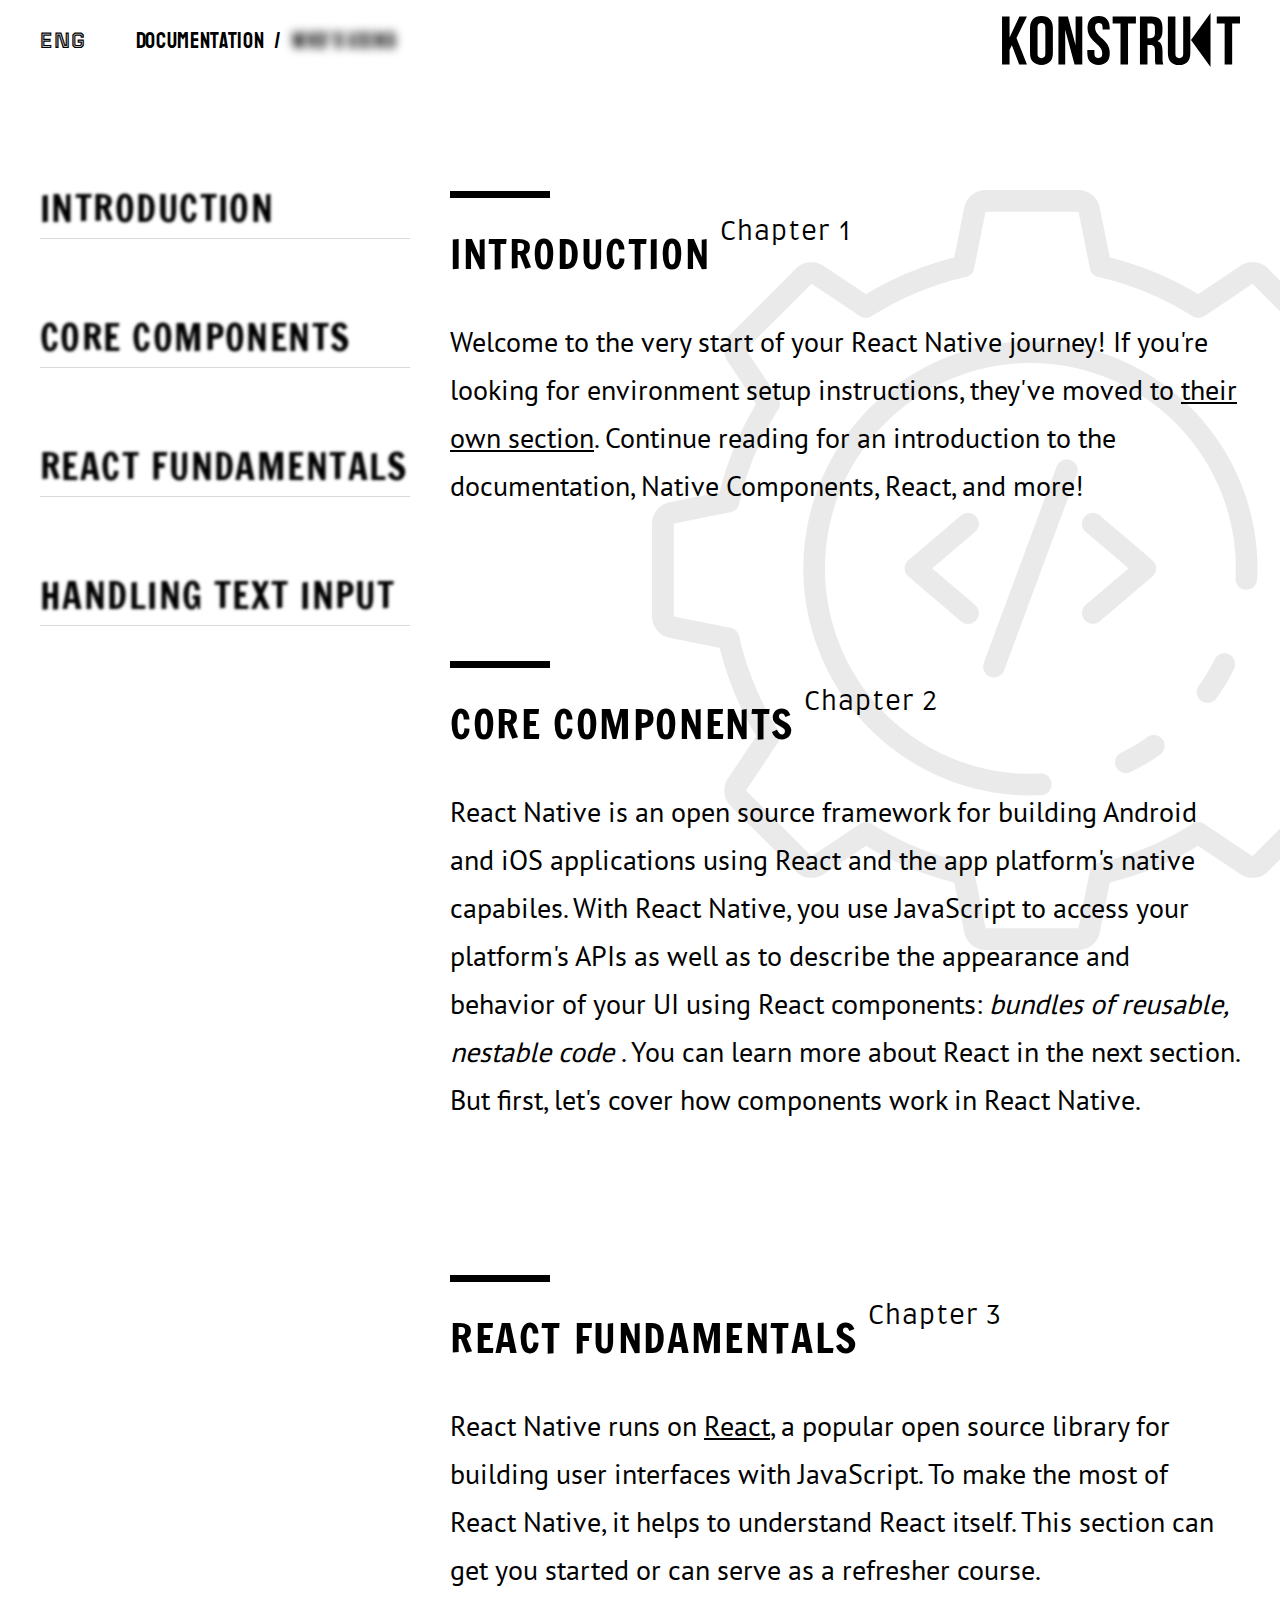
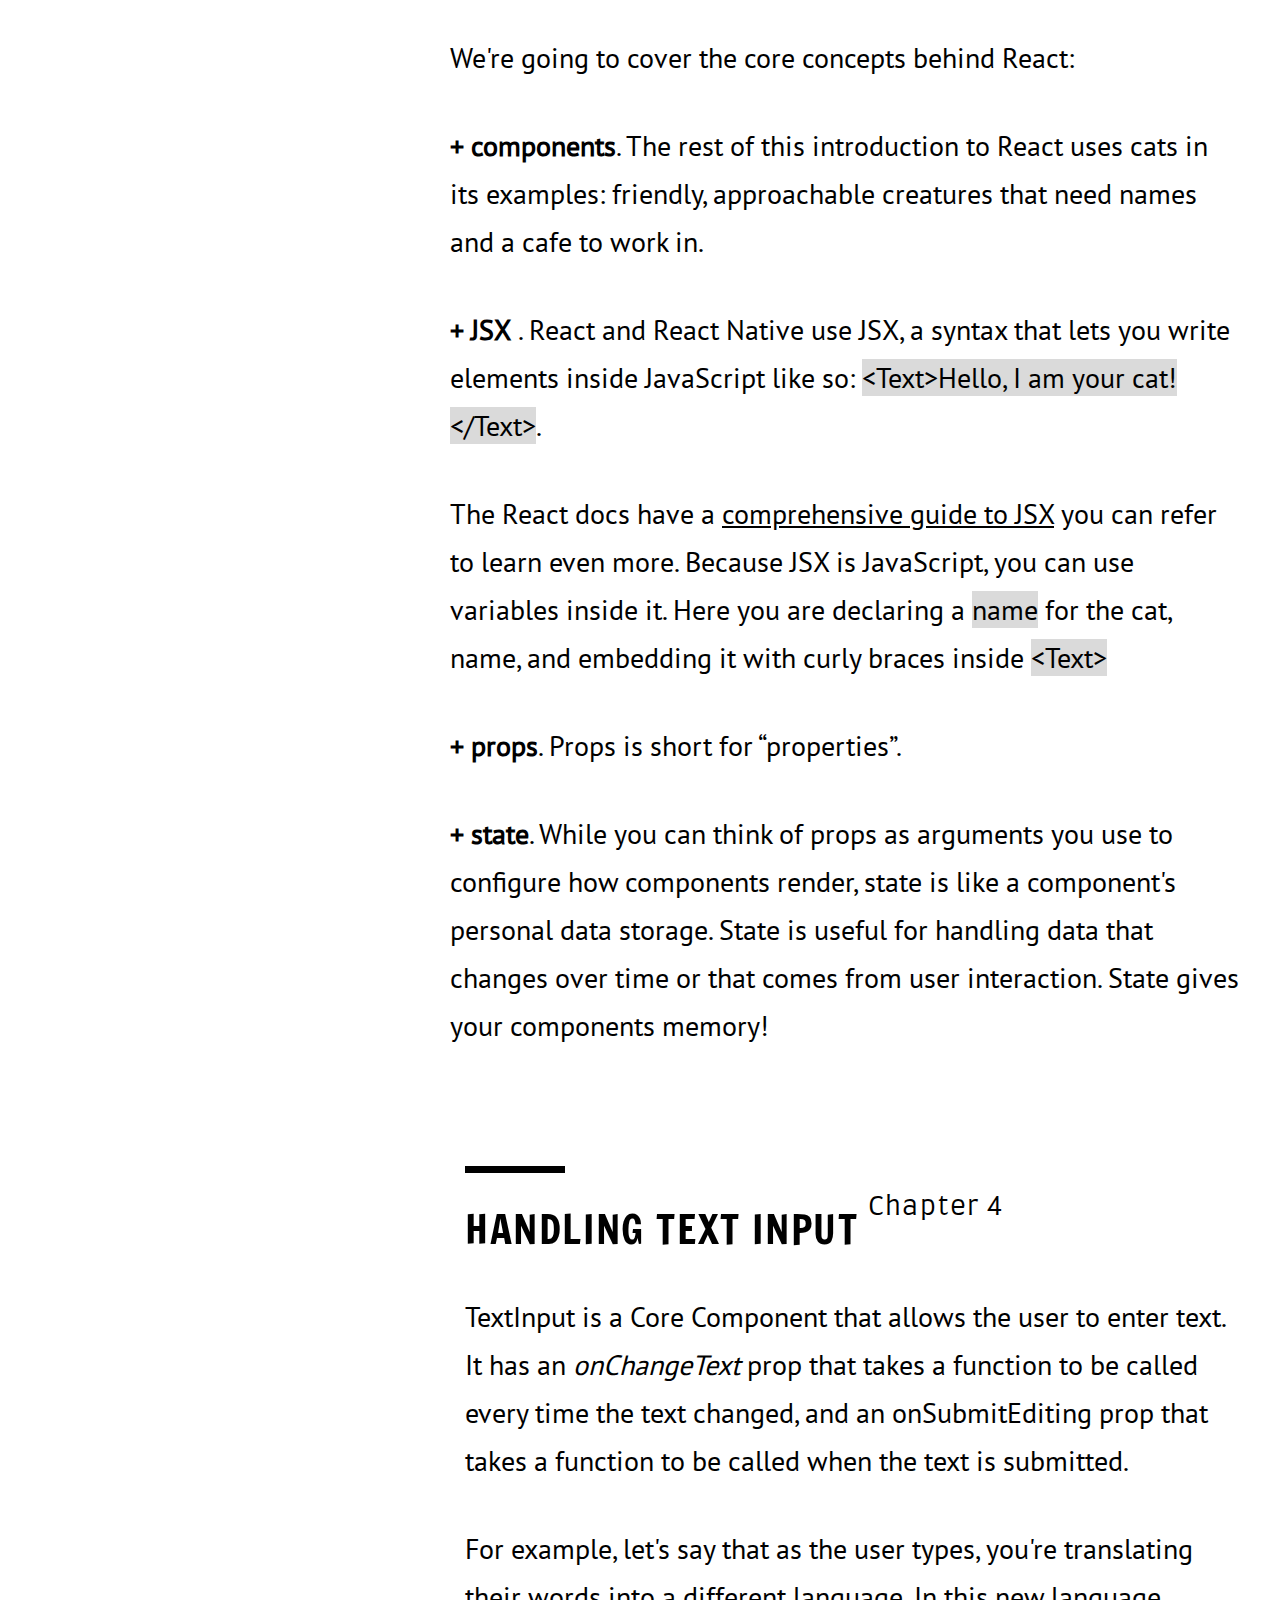
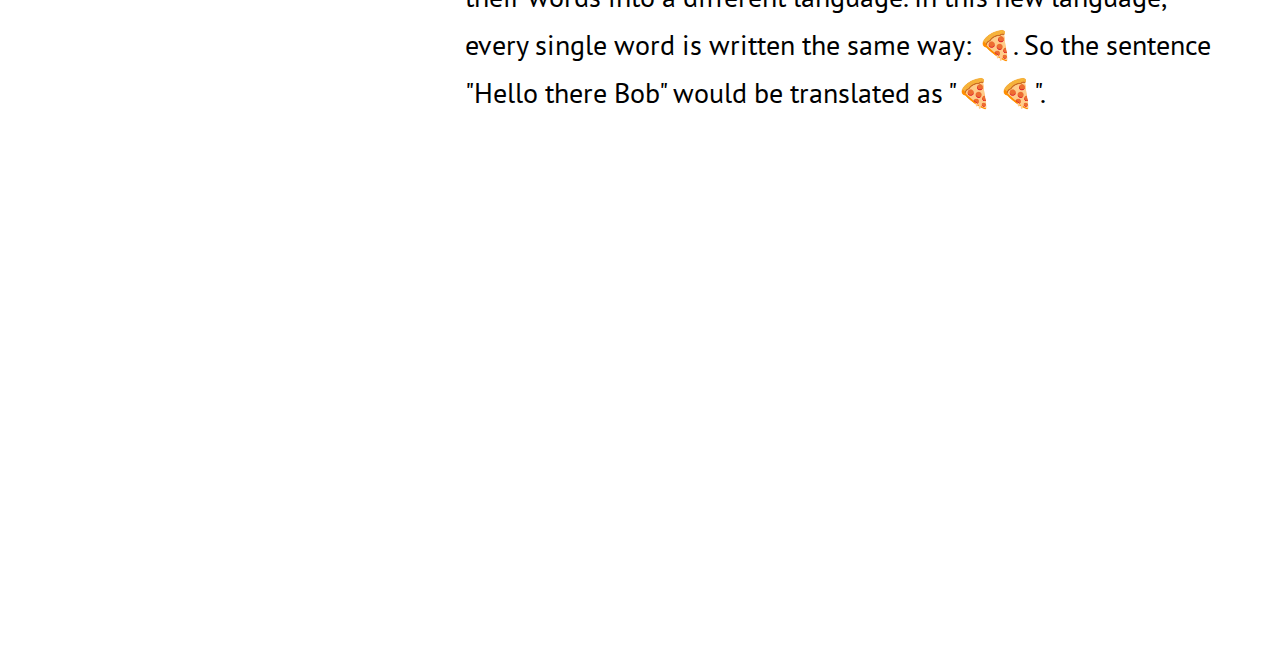
<file: index.html>
<!DOCTYPE html>
<html lang="en">

<head>
    <meta charset="UTF-8">
    <meta http-equiv="X-UA-Compatible" content="IE=edge">
    <meta name="viewport" content="width=device-width, initial-scale=1.0">
    <link rel="stylesheet" href="./styles/reset.css">
    <link rel="stylesheet" href="./styles/fonts.css">
    <link rel="stylesheet" href="./styles/style.css">
    <link rel="stylesheet" href="./styles/main.css">
    <title>KONSTRUKT</title>
</head>

<body>
    <header class="main-header">
        <div class="container nav-flex">
            <nav class="main-nav">
                <ul class="nav-list">
                    <li class="nav-list-item">
                        <a href="" class="nav-list-link-lang">ENG</a>
                    </li>
                    <li class="nav-list-item">
                        <a href="index.html" class="nav-list-link active">Documentation</a>
                    </li>
                    <li class="nav-list-item">
                        /
                    </li>
                    <li class="nav-list-item">
                        <a href="./pages/whoUsing.html" class="nav-list-link">Who's using</a>
                    </li>
                </ul>
            </nav>
            <a href="" class="logo-link">
                <svg class="logo-link-icon" width="238" height="54">
                    <use href="./images/logo.svg#icon-logo"></use>
                </svg>
            </a>
        </div>
    </header>


    <main>
        <div class="container grid-box">
            <aside class="main-aside">
                <ul class="aside-list">
                    <li class="aside-list-item">
                        <a href="#intro-section" class="aside-link">
                            Introduction
                        </a>
                    </li>
                    <li class="aside-list-item">
                        <a href="#components-section" class="aside-link">
                            Core components
                        </a>
                    </li>
                    <li class="aside-list-item">
                        <a href="#react-section" class="aside-link">
                            React fundamentals
                        </a>
                    </li>
                    <li class="aside-list-item">
                        <a href="#input-section" class="aside-link">
                            Handling text input
                        </a>
                    </li>
                </ul>
            </aside>
            <div class="section-box">
                <section id="intro-section">
                    <div class="section-container">
                        <div class="title-box">
                            <h2 class="title">Introduction</h2>
                            <p class="sup-title">Chapter 1</p>
                        </div>
                        <p class="section-text">
                            Welcome to the very start of your React Native journey! If you're
                            looking for environment setup instructions, they've moved to
                            <span class="underlined-text">their own section</span>.
                            Continue reading for an introduction to the
                            documentation, Native Components, React, and more!
                        </p>
                    </div>
                </section>
                <section id="components-section">
                    <div class="section-container">
                        <div class="title-box">
                            <h2 class="title">Core components</h2>
                            <p class="sup-title">Chapter 2</p>
                        </div>
                        <p class="section-text">
                            React Native is an open source framework for building Android and iOS applications using
                            React and the app platform's native capabiles. With React Native, you use JavaScript to
                            access your platform's APIs as well as to describe the appearance and behavior of your UI
                            using React components:
                            <span class="italic-text">bundles of reusable, nestable code</span> . You can learn more
                            about React in the next section. But first, let's cover how components work in React Native.
                        </p>
                    </div>
                </section>
                <section id="react-section">
                    <div class="section-container">
                        <div class="title-box">
                            <h2 class="title">React fundamentals</h2>
                            <p class="sup-title">Chapter 3</p>
                        </div>
                        <p class="section-text">
                            React Native runs on <span class="underlined-text">React</span>, a popular open source
                            library for building user interfaces with
                            JavaScript. To make the most of React Native, it helps to understand React itself. This
                            section can get you started or can serve as a refresher course.
                        </p>
                        <p class="section-text">
                            We're going to cover the core concepts behind React:
                        </p>
                        <p class="section-text">
                            <span class="bold-text">+ components</span>. The rest of this introduction to React uses
                            cats in its examples: friendly,
                            approachable creatures that need names and a cafe to work in.
                        </p>
                        <p class="section-text">
                            <span class="bold-text">+ JSX</span> .
                            React and React Native use JSX, a syntax that lets you write
                            elements inside JavaScript like so:
                            <span class="font-text"> &lt;Text&gt;Hello, I am your
                                cat!&lt;/Text&gt;</span>.
                        </p>
                        <p class="section-text">
                            The React docs have a <span class="underlined-text">comprehensive guide to JSX</span>
                            you can refer to learn even more. Because JSX is
                            JavaScript, you can use variables inside it. Here you are declaring a
                            <span class="font-text"> name</span> for the cat, name, and
                            embedding it with curly braces inside
                            <span class="font-text"> &lt;Text&gt;</span>
                        </p>
                        <p class="section-text">
                            <span class="bold-text">+ props</span>. Props is short for “properties”.
                        </p>
                        <p class="section-text">
                            <span class="bold-text">+ state</span>. While you can think of props as arguments you use to
                            configure how components render, state
                            is like a component's personal data storage. State is useful for handling data that changes
                            over time or that comes from user interaction. State gives your components memory!
                        </p>
                    </div>
                </section>
                <section id="input-section">
                    <div class="container">
                        <div class="title-box">
                            <h2 class="title">Handling text input</h2>
                            <p class="sup-title">Chapter 4</p>
                        </div>
                        <p class="section-text">
                            TextInput is a Core Component that allows the user to enter text. It has an
                            <span class="italic-text"> onChangeText </span> prop that
                            takes a function to be called every time the text changed,
                            and an onSubmitEditing prop that takes a function to be
                            called when the text is submitted.
                        </p>
                        <p class="section-text">
                            For example, let's say that as the user types, you're translating their words into a
                            different language. In this new language, every single word is written the same way: 🍕. So
                            the sentence "Hello there Bob" would be translated as "🍕 🍕".
                        </p>
                    </div>
                </section>
            </div>
        </div>
    </main>

</body>

</html>
</file>
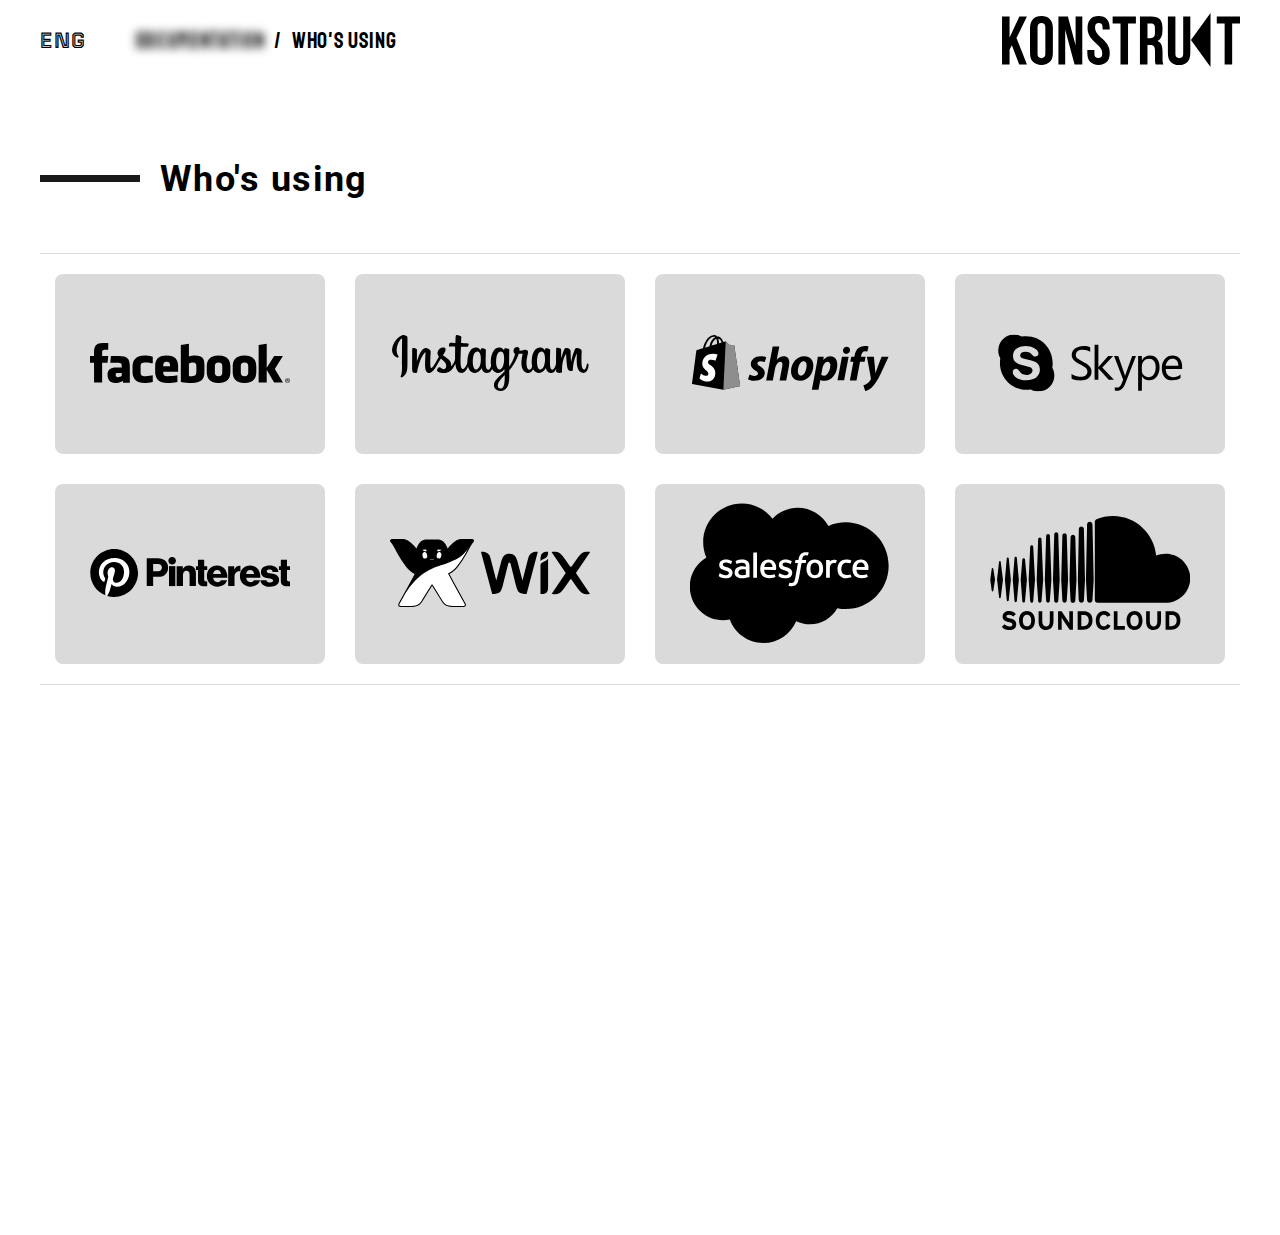
<file: pages/whoUsing.html>
<!DOCTYPE html>
<html lang="en">

<head>
    <meta charset="UTF-8">
    <meta http-equiv="X-UA-Compatible" content="IE=edge">
    <meta name="viewport" content="width=device-width, initial-scale=1.0">
    <link rel="stylesheet" href="../styles/reset.css">

    <link rel="stylesheet" href="../styles/fonts.css">

    <link rel="preconnect" href="https://fonts.googleapis.com">
    <link rel="preconnect" href="https://fonts.gstatic.com" crossorigin>
    <link href="https://fonts.googleapis.com/css2?family=Roboto:wght@500;700&display=swap" rel="stylesheet">

    <link rel="stylesheet" href="../styles/style.css">
    <link rel="stylesheet" href="../styles/whoUsing.css">
    <title>Who's using</title>

</head>

<body>
    <header class="main-header">
        <div class="container nav-flex">
            <nav class="main-nav">
                <ul class="nav-list">
                    <li class="nav-list-item">
                        <a href="" class="nav-list-link-lang">ENG</a>
                    </li>
                    <li class="nav-list-item">
                        <a href="../index.html" class="nav-list-link">Documentation</a>
                    </li>
                    <li class="nav-list-item">
                        /
                    </li>
                    <li class="nav-list-item activ">
                        <a href="./whoUsing.html" class="nav-list-link active">Who's using</a>
                    </li>
                </ul>
            </nav>
            <a href="" class="logo-link">
                <svg class="logo-link-icon" width="238" height="54">
                    <use href="../images/logo.svg#icon-logo"></use>
                </svg>
            </a>
        </div>
    </header>
    <main>
        <section>
            <div class="container">
                <h1 class="using-title">Who's using</h1>
                <div class="box-card">
                    <ul class="card-list">
                        <li class="card-list-item">
                            <div class="card">
                                <div class="card-front">
                                    <a href="" class="card-item">
                                        <svg class="card-item-icon" width="200" height="40">
                                            <use href="../images/sprite.svg#icon-facebook-logo-black"></use>
                                        </svg>
                                    </a>
                                </div>
                                <div class="card-back">
                                    <a href="" class="card-item">
                                        <svg class="card-item-icon" width="200" height="40">
                                            <use href="../images/sprite.svg#icon-facebook-logo-white"></use>
                                        </svg>
                                    </a>
                                </div>
                            </div>
                        </li>
                        <li class="card-list-item">
                            <div class="card">
                                <div class="card-front">
                                    <a href="" class="card-item">
                                        <svg class="card-item-icon" width="200" height="57">
                                            <use href="../images/sprite.svg#icon-instagram-logo-black"></use>
                                        </svg>
                                    </a>
                                </div>
                                <div class="card-back">
                                    <a href="" class="card-item">
                                        <svg class="card-item-icon" width="200" height="57">
                                            <use href="../images/sprite.svg#icon-instagram-logo-white"></use>
                                        </svg>
                                    </a>
                                </div>
                            </div>
                        </li>
                        <li class="card-list-item">
                            <div class="card">
                                <div class="card-front">
                                    <a href="" class="card-item">
                                        <svg class="card-item-icon" width="200" height="57">
                                            <use href="../images/sprite.svg#icon-shopify-logo-black"></use>
                                        </svg>
                                    </a>
                                </div>
                                <div class="card-back">
                                    <a href="" class="card-item">
                                        <svg class="card-item-icon" width="200" height="57">
                                            <use href="../images/sprite.svg#icon-shopify-logo-white"></use>
                                        </svg>
                                    </a>
                                </div>
                            </div>
                        </li>
                        <li class="card-list-item">
                            <div class="card">
                                <div class="card-front">
                                    <a href="" class="card-item">
                                        <svg class="card-item-icon" width="200" height="57">
                                            <use href="../images/sprite.svg#icon-skype-logo-black"></use>
                                        </svg>
                                    </a>
                                </div>
                                <div class="card-back">
                                    <a href="" class="card-item">
                                        <svg class="card-item-icon" width="200" height="57">
                                            <use href="../images/sprite.svg#icon-skype-logo-white"></use>
                                        </svg>
                                    </a>
                                </div>
                            </div>
                        </li>
                        <li class="card-list-item">
                            <div class="card">
                                <div class="card-front">
                                    <a href="" class="card-item">
                                        <svg class="card-item-icon" width="200" height="48">
                                            <use href="../images/sprite.svg#icon-pinterest-logo-black"></use>
                                        </svg>
                                    </a>
                                </div>
                                <div class="card-back">
                                    <a href="" class="card-item">
                                        <svg class="card-item-icon" width="200" height="48">
                                            <use href="../images/sprite.svg#icon-pinterest-logo-white"></use>
                                        </svg>
                                    </a>
                                </div>
                            </div>
                        </li>
                        <li class="card-list-item">
                            <div class="card">
                                <div class="card-front">
                                    <a href="" class="card-item">
                                        <svg class="card-item-icon" width="200" height="68">
                                            <use href="../images/sprite.svg#icon-wixcom-logo-black"></use>
                                        </svg>
                                    </a>
                                </div>
                                <div class="card-back">
                                    <a href="" class="card-item">
                                        <svg class="card-item-icon" width="200" height="68">
                                            <use href="../images/sprite.svg#icon-wixcom-logo-white"></use>
                                        </svg>
                                    </a>
                                </div>
                            </div>
                        </li>
                        <li class="card-list-item">
                            <div class="card">
                                <div class="card-front">
                                    <a href="" class="card-item">
                                        <svg class="card-item-icon" width="200" height="140">
                                            <use href="../images/sprite.svg#icon-saleforse-logo-black"></use>
                                        </svg>
                                    </a>
                                </div>
                                <div class="card-back">
                                    <a href="" class="card-item">
                                        <svg class="card-item-icon" width="200" height="140">
                                            <use href="../images/sprite.svg#icon-saleforse-logo-white"></use>
                                        </svg>
                                    </a>
                                </div>
                            </div>
                        </li>
                        <li class="card-list-item">
                            <div class="card">
                                <div class="card-front">
                                    <a href="" class="card-item">
                                        <svg class="card-item-icon" width="200" height="114">
                                            <use href="../images/sprite.svg#icon-soundcloud-logo-black"></use>
                                        </svg>
                                    </a>
                                </div>
                                <div class="card-back">
                                    <a href="" class="card-item">
                                        <svg class="card-item-icon" width="200" height="114">
                                            <use href="../images/sprite.svg#icon-soundcloud-logo-white"></use>
                                        </svg>
                                    </a>
                                </div>
                            </div>
                        </li>
                    </ul>
                </div>
            </div>
        </section>
    </main>
</body>

</html>
</file>
<file: styles/fonts.css>
@font-face {
  font-family: 'TourneySemiBold';
  src: url('../fonts/Tourney-SemiBold.woff2') format('woff2'),
    url('../fonts/Tourney-SemiBold.woff') format('woff');
  font-weight: 600;
  font-style: normal;
  font-display: swap;
}

@font-face {
  font-family: 'Staatliches400';
  src: url('../fonts/Staatliches-Regular.woff2') format('woff2'),
    url('../fonts/Staatliches-Regular.woff') format('woff');
  font-weight: normal;
  font-style: normal;
  font-display: swap;
}

@font-face {
  font-family: 'Francois One400';
  src: url('../fonts/FrancoisOne-Regular.woff2') format('woff2'),
    url('../fonts/FrancoisOne-Regular.woff') format('woff');
  font-weight: normal;
  font-style: normal;
  font-display: swap;
}

@font-face {
  font-family: 'Farro300';
  src: url('../fonts/Farro-Light.woff2') format('woff2'),
    url('../fonts/Farro-Light.woff') format('woff');
  font-weight: 300;
  font-style: normal;
  font-display: swap;
}

@font-face {
  font-family: 'PT Sans400';
  src: url('../fonts/PTSans-Regular.woff2') format('woff2'),
    url('../fonts/PTSans-Regular.woff') format('woff');
  font-weight: normal;
  font-style: normal;
  font-display: swap;
}

@font-face {
  font-family: 'PT Sans700';
  src: url('../fonts/PTSans-Bold.woff2') format('woff2'),
    url('../fonts/PTSans-Bold.woff') format('woff');
  font-weight: 700;
  font-style: normal;
  font-display: swap;
}
</file>
<file: styles/style.css>
:root {
    --main-font-family: 'PT Sans400', sans-serif;
    --accent-main-font-family: 'PT Sans700', sans-serif;

    --accent-nav-font-family: 'TourneySemiBold', cursive;
    --nav-font-family: 'Staatliches400', cursive;

    --title-font-family: 'Francois One400', sans-serif;
    --title-sup-font-family: 'Farro300', sans-serif;

    --main-background-color: #fff;
    --accent-background-color: #DADADA;
}
* {
    box-sizing: border-box;
}

body {
    font-style: normal;
    font-family: var(--main-font-family);
    color: #000000;
}
.container {
    max-width: 1230px;
    width: 100%;
    padding: 0 15px;
    margin: 0 auto;
}
/*header*/
.main-header {
    padding: 13px 0;
    position: fixed;
    width: 100%;
    left: 0px;
    top: 0px;
    z-index: 10;
    background-color: var(--main-background-color);
}

.nav-flex {
    display: flex;
    justify-content: space-between;
    align-items: center;
}

.nav-list {
    display: flex;
    justify-content: space-between;
    align-items: center;
    gap: 10px;
}

.nav-list-item {
    font-family: var(--nav-font-family);
    font-size: 22px;
    line-height: 28px;
    letter-spacing: 0.03em;
}
.nav-list-link-lang {
    font-family: var(--accent-nav-font-family);
    font-size: 22px;
    line-height: 18px;
    letter-spacing: 0.04em;
    margin-right: 40px;
}
/*put on glasses :) blur effect*/
.nav-list-link {
    cursor: pointer;
    text-shadow: 0 0 10px #000000;
    color: transparent;
    transition: all .4s;
}
.nav-list-link:hover {
    text-shadow: 0 0 0 #000000;
}
.active {
    text-shadow: 0 0 0 #000000;
}
</file>
<file: styles/main.css>
/*main*/
main {
    margin-top: 75px;
    background-image: url(../images/bg-picture.png);
    background-repeat: no-repeat;
    background-attachment: fixed;
    background-position-x: right;
    background-position-y: 190px;
}
/* animation: 5s linear 0s normal none infinite running rot; 
-webkit-animation: 5s linear 0s normal none infinite running rot; */
/* @keyframes rot {
  0% {
    transform: rotate(0deg);
  }
  100% {
    transform: rotate(360deg);
  }
}
@-webkit-keyframes rot {
  0% {
    transform: rotate(0deg);
  }
  100% {
    transform: rotate(360deg);
  }
} */
section {
    padding: 35px 0;
}

.section-container {
    padding-top: 35px;
}

.title-box {
    display: flex;
    align-items: center;
    gap: 10px;
}

.title {
    font-family: var(--title-font-family);
    font-size: 40px;
    line-height: 48px;
    letter-spacing: 0.04em;
    text-transform: uppercase;
    position: relative;
    margin-top: 85px;
    margin-bottom: 40px;
}

.title::before {
    position: absolute;
    content: "";
    width: 100px;
    height: 7px;
    background-color: #000000;
    left: 0;
    bottom: 80px;
}

.sup-title {
    font-family: var(--title-sup-font-family);
    font-size: 26px;
    line-height: 30px;
    letter-spacing: 0.04em;

    /* margin-bottom: 40px; */
}

.underlined-text {
    text-decoration: underline;
}

.italic-text {
    font-style: italic;
}

.bold-text {
    font-weight: bold;
}

.font-text {
    background-color: var(--accent-background-color);
}

.section-text {
    font-size: 28px;
    line-height: 48px;
}

.container .section-text:not(:last-child) {
    margin-bottom: 40px;
}
/*aside*/
.grid-box {
    display: grid;
    justify-content: center;
    grid-template-columns: 370px 790px;
    grid-gap: 40px;
    align-items: start;
    padding-bottom: 500px;
}

.main-aside {
    position: sticky;
    top: 100px;
    padding-top: 85px;
}

.aside-list {
    font-family: var(--title-font-family);
    font-size: 36px;
    line-height: 48px;
    letter-spacing: 0.04em;
    text-transform: uppercase;
}

.aside-list-item {
    padding-bottom: 5px;
    border-bottom: 1px solid var(--accent-background-color);
}

.aside-list .aside-list-item:not(:last-child) {
    margin-bottom: 75px;
}
/*aside effect*/
.aside-link {
    cursor: pointer;
    text-shadow: 0 0 3px #000000;
    color: transparent;
    transition: all .4s;
}
.aside-link:hover {
    text-shadow: 0 0 0 #000000;
}
</file>
<file: styles/whoUsing.css>
:root {
    --main-font-family: 'PT Sans400', sans-serif;
    --accent-main-font-family: 'PT Sans700', sans-serif;

    --accent-nav-font-family: 'TourneySemiBold', cursive;
    --nav-font-family: 'Staatliches400', cursive;

    --title-font-family: 'Francois One400', sans-serif;
    --title-sup-font-family: 'Farro300', sans-serif;

    --main-background-color: #fff;
    --accent-background-color: #DADADA;
    --back-card-color: #1A1A1A;
}

main {
    margin-top: 155px;
    padding-bottom: 500px;
}

.using-title {
    font-family: 'Roboto';
    font-style: normal;
    font-weight: 700;
    /* because we haven't semi-bold weight 600*/
    font-size: 36px;
    line-height: 48px;
    letter-spacing: 0.04em;

    padding-left: 120px;
    position: relative;
}

.using-title::before {
    position: absolute;
    content: "";
    width: 100px;
    height: 7px;
    background-color: var(--back-card-color);
    top: 20px;
    left: 0; 
}
.card-list {
    display: flex;
    flex-wrap: wrap;
    gap: 30px;
    justify-content: center;
}
.card-list-item {
    width: 270px;
    height: 180px;
    position: relative;
    cursor: pointer;
}
.card-item {
    position: absolute;
    top: 50%;
    left: 50%;
    transform: translate(-50%, -50%);
}
.box-card {
    margin-top: 50px;
    margin-bottom: 50px;
    padding: 20px 0;
    border-top: 1px solid var(--accent-background-color);
    border-bottom: 1px solid var(--accent-background-color);
}
.card {
    position: relative;
    width: 100%;
    height: 100%;
}

.card-front {
    position: relative;
    background-color: var(--accent-background-color);
    border-radius: 8px;
    height: 100%;
    backface-visibility: hidden;
    transition: transform 0.8s cubic-bezier(.17, .67, .83, .67);
}

.card-back {
    position: absolute;
    top: 0;
    width: 100%;
    height: 100%;
    backface-visibility: hidden;
    background-color: var(--back-card-color);
    border-radius: 8px;
    transform: rotateX(-180deg);
    transition: transform 0.8s cubic-bezier(.17, .67, .83, .67);
}

.card:hover .card-back {
    transform: rotateX(0deg);
}

.card:hover .card-front {
    transform: rotateX(180deg);
}
</file>
